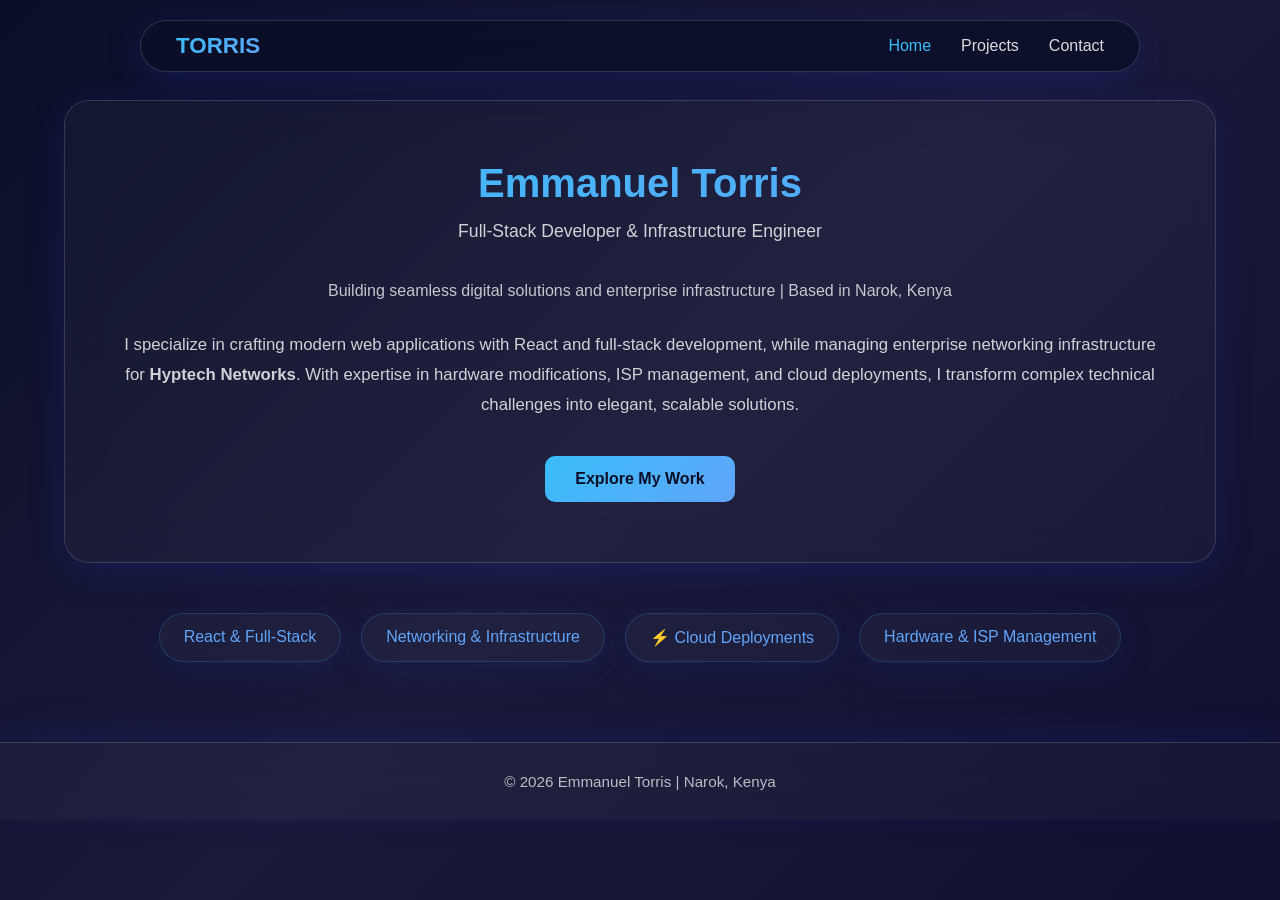
<file: index.html>
<!DOCTYPE html>
<html lang="en">
<head>
    <meta charset="UTF-8">
    <meta name="viewport" content="width=device-width, initial-scale=1.0">
    <title>Emmanuel Torris - Full-Stack Developer & Infrastructure Engineer</title>
    <link rel="stylesheet" href="style.css">
</head>
<body>
    <nav class="navbar">
        <div class="logo">TORRIS</div>
        <ul class="nav-links">
            <li><a href="index.html" style="color: #38bdf8;">Home</a></li>
            <li><a href="projects.html">Projects</a></li>
            <li><a href="contact.html">Contact</a></li>
        </ul>
    </nav>

    <div class="container">
        <h1>Emmanuel Torris</h1>
        <p>Full-Stack Developer & Infrastructure Engineer</p>
        <p style="font-size: 1rem; color: rgba(255, 255, 255, 0.75); margin-bottom: 30px;">Building seamless digital solutions and enterprise infrastructure | Based in Narok, Kenya</p>
        
        <p style="font-size: 1.05rem; line-height: 1.8; margin-bottom: 35px;">
            I specialize in crafting modern web applications with React and full-stack development, 
            while managing enterprise networking infrastructure for <strong>Hyptech Networks</strong>. 
            With expertise in hardware modifications, ISP management, and cloud deployments, 
            I transform complex technical challenges into elegant, scalable solutions.
        </p>

        <a href="projects.html" class="cta-button">Explore My Work</a>
    </div>

    <div class="skills-mini">
        <span>React & Full-Stack</span>
        <span>Networking & Infrastructure</span>
        <span>⚡ Cloud Deployments</span>
        <span>Hardware & ISP Management</span>
    </div>

    <div class="footer">
        <p>&copy; 2026 Emmanuel Torris | Narok, Kenya</p>
    </div>
</body>
</html>
</file>
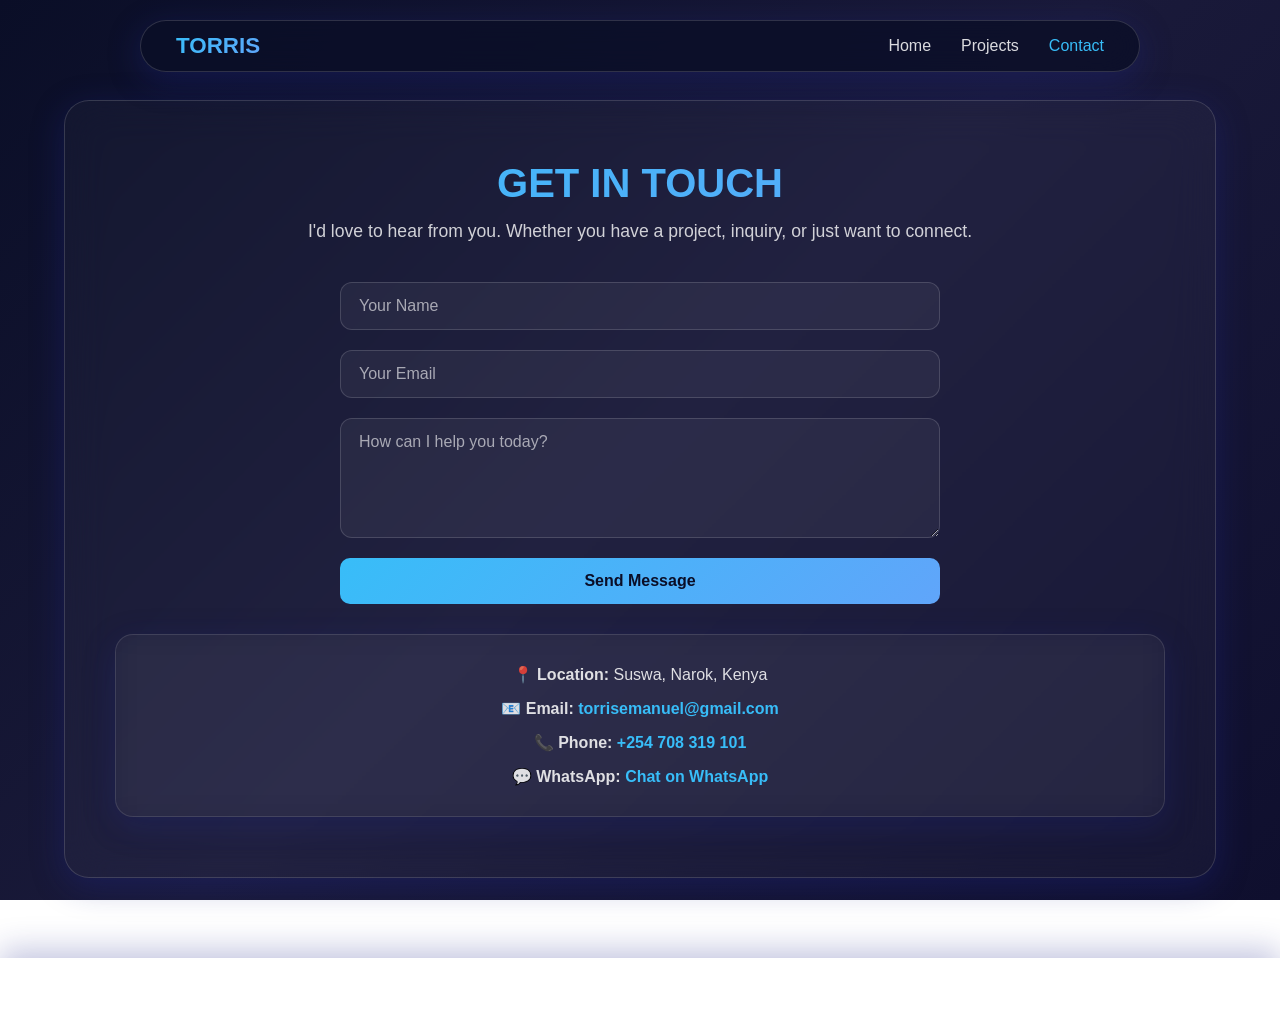
<file: contact.html>
<!DOCTYPE html>
<html lang="en">
<head>
    <meta charset="UTF-8">
    <title>Contact | Emmanuel Torris</title>
    <link rel="stylesheet" href="style.css">
</head>
<body>

    <nav class="navbar">
        <div class="logo">TORRIS</div>
        <ul class="nav-links">
            <li><a href="index.html">Home</a></li>
            <li><a href="projects.html">Projects</a></li>
            <li><a href="contact.html" style="color: #38bdf8;">Contact</a></li>
        </ul>
    </nav>

    <div class="container">
        <h1>GET IN TOUCH</h1>
        <p>I'd love to hear from you. Whether you have a project, inquiry, or just want to connect.</p>

        <form class="contact-form">
            <input type="text" placeholder="Your Name" required>
            <input type="email" placeholder="Your Email" required>
            <textarea placeholder="How can I help you today?" rows="5" required></textarea>
            <button type="submit" class="cta-button">Send Message</button>
        </form>

        <div class="interactive-contacts">
            
            <p>
                📍 <strong>Location:</strong> Suswa, Narok, Kenya
            </p>

            <p>
                📧 <strong>Email:</strong> 
                <a href="mailto:torrisemanuel@gmail.com">torrisemanuel@gmail.com</a>
            </p>

            <p>
                📞 <strong>Phone:</strong> 
                <a href="tel:+254708319101">+254 708 319 101</a>
            </p>

            <p>
                💬 <strong>WhatsApp:</strong> 
                <a href="https://wa.me/254708319101" target="_blank">Chat on WhatsApp</a>
            </p>

        </div>
    </div>

    <div class="footer">
        <p>&copy; 2026 Emmanuel Torris | Hyptech Networks & Jaluto General Shop</p>
    </div>

</body>
</html>
</file>
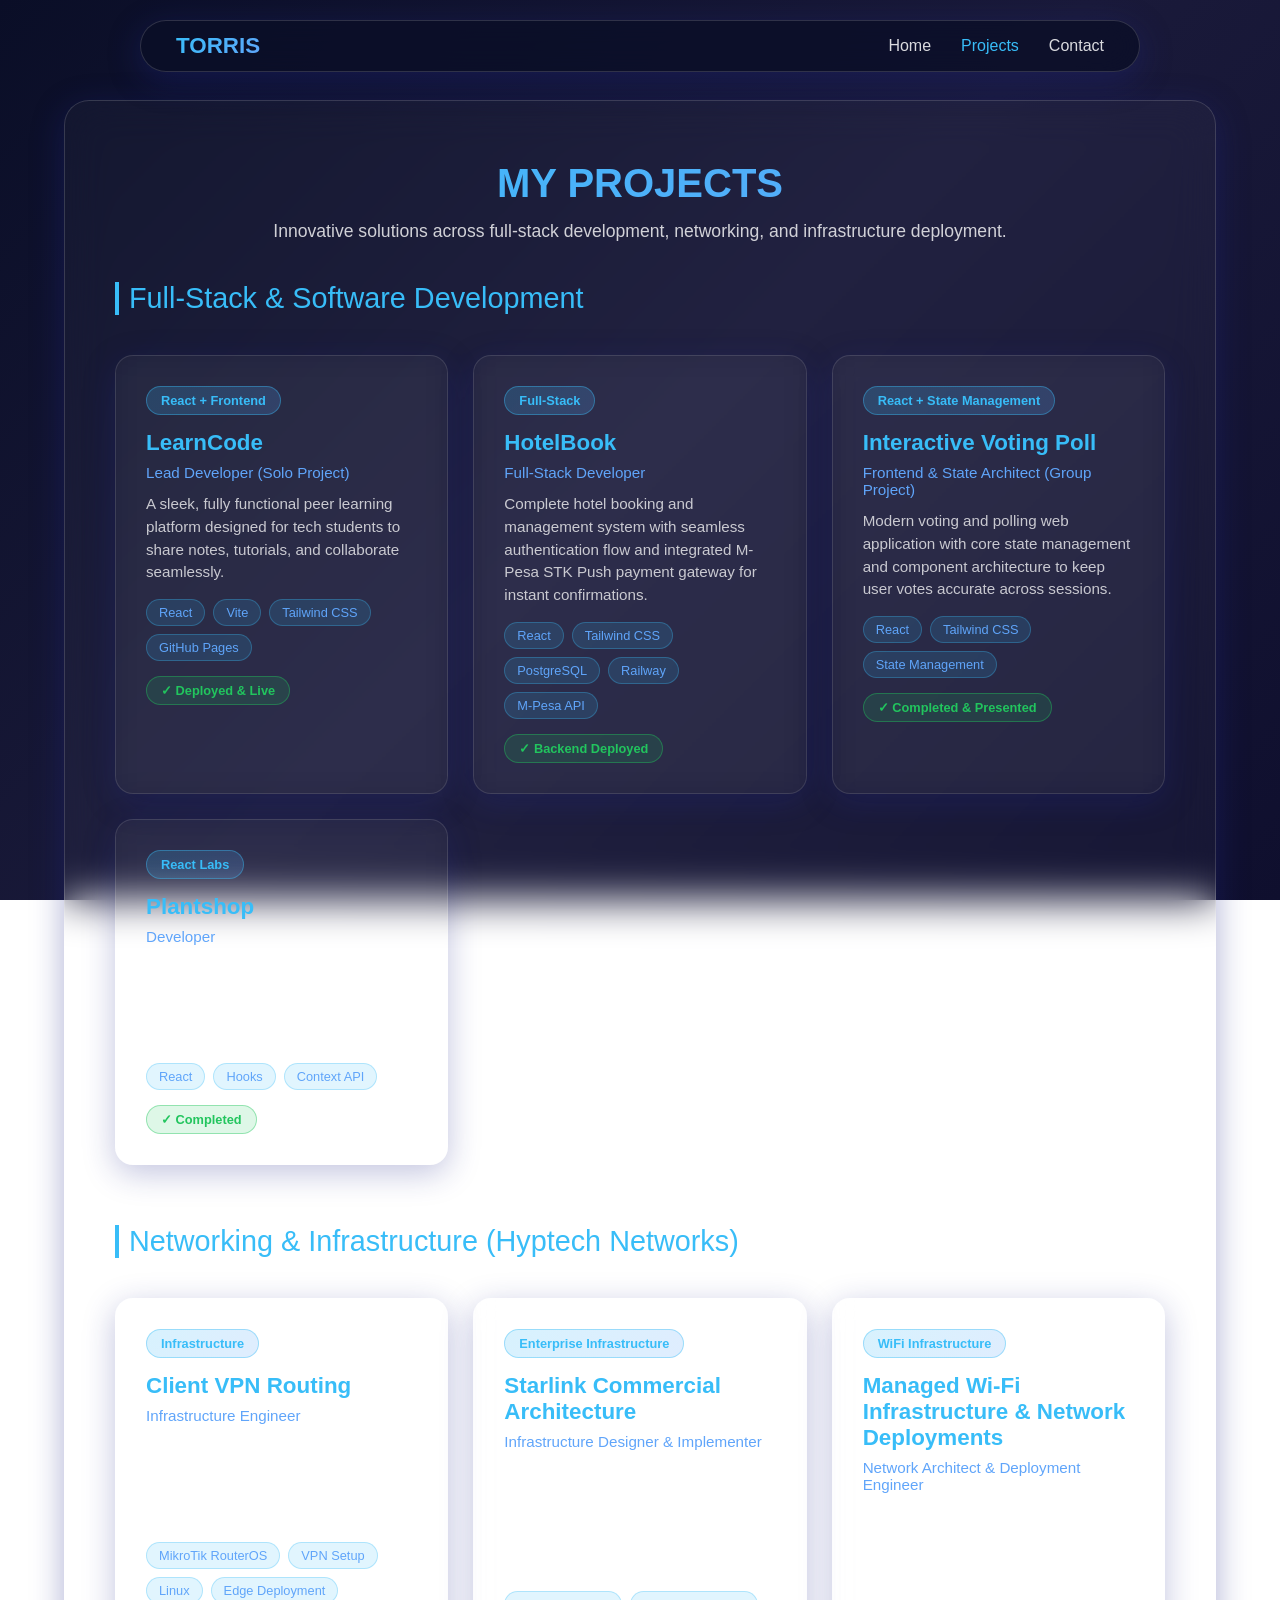
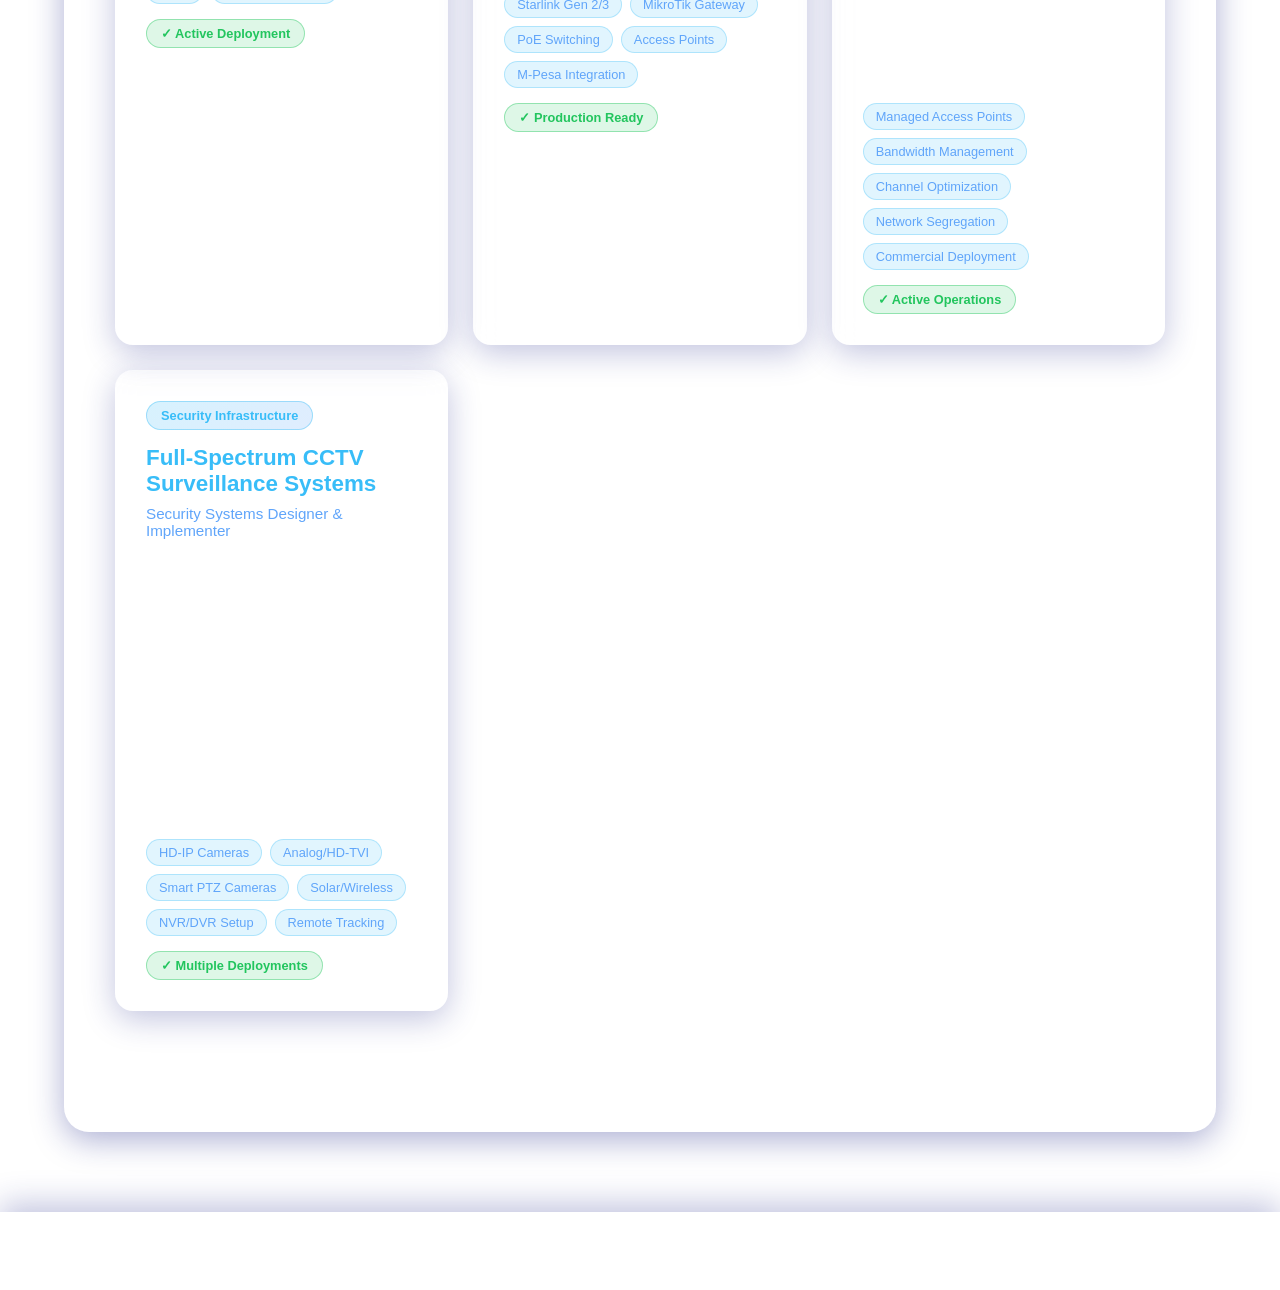
<file: projects.html>
<!DOCTYPE html>
<html lang="en">
<head>
    <meta charset="UTF-8">
    <meta name="viewport" content="width=device-width, initial-scale=1.0">
    <title>Projects | Emmanuel Torris</title>
    <link rel="stylesheet" href="style.css">
</head>
<body>

    <nav class="navbar">
        <div class="logo">TORRIS</div>
        <ul class="nav-links">
            <li><a href="index.html">Home</a></li>
            <li><a href="projects.html" class="active" style="color: #38bdf8;">Projects</a></li>
            <li><a href="contact.html">Contact</a></li>
        </ul>
    </nav>

    <div class="container">
        <h1>MY PROJECTS</h1>
        <p>Innovative solutions across full-stack development, networking, and infrastructure deployment.</p>
        
        <div class="category-section">
            <div class="category-title">Full-Stack & Software Development</div>
            <div class="projects-grid">
                
                <div class="project-card">
                    <div class="project-category">React + Frontend</div>
                    <h3>LearnCode</h3>
                    <div class="role">Lead Developer (Solo Project)</div>
                    <p>A sleek, fully functional peer learning platform designed for tech students to share notes, tutorials, and collaborate seamlessly.</p>
                    <div class="tech-stack">
                        <span class="tech-badge">React</span>
                        <span class="tech-badge">Vite</span>
                        <span class="tech-badge">Tailwind CSS</span>
                        <span class="tech-badge">GitHub Pages</span>
                    </div>
                    <div class="status-badge">✓ Deployed & Live</div>
                </div>

                <div class="project-card">
                    <div class="project-category">Full-Stack</div>
                    <h3>HotelBook</h3>
                    <div class="role">Full-Stack Developer</div>
                    <p>Complete hotel booking and management system with seamless authentication flow and integrated M-Pesa STK Push payment gateway for instant confirmations.</p>
                    <div class="tech-stack">
                        <span class="tech-badge">React</span>
                        <span class="tech-badge">Tailwind CSS</span>
                        <span class="tech-badge">PostgreSQL</span>
                        <span class="tech-badge">Railway</span>
                        <span class="tech-badge">M-Pesa API</span>
                    </div>
                    <div class="status-badge">✓ Backend Deployed</div>
                </div>

                <div class="project-card">
                    <div class="project-category">React + State Management</div>
                    <h3>Interactive Voting Poll</h3>
                    <div class="role">Frontend & State Architect (Group Project)</div>
                    <p>Modern voting and polling web application with core state management and component architecture to keep user votes accurate across sessions.</p>
                    <div class="tech-stack">
                        <span class="tech-badge">React</span>
                        <span class="tech-badge">Tailwind CSS</span>
                        <span class="tech-badge">State Management</span>
                    </div>
                    <div class="status-badge">✓ Completed & Presented</div>
                </div>

                <div class="project-card">
                    <div class="project-category">React Labs</div>
                    <h3>Plantshop</h3>
                    <div class="role">Developer</div>
                    <p>E-commerce lab assignment focused on mastering React hooks, managing local cart states, and building responsive UI layouts.</p>
                    <div class="tech-stack">
                        <span class="tech-badge">React</span>
                        <span class="tech-badge">Hooks</span>
                        <span class="tech-badge">Context API</span>
                    </div>
                    <div class="status-badge">✓ Completed</div>
                </div>

            </div>
        </div>

        <div class="category-section">
            <div class="category-title">Networking & Infrastructure (Hyptech Networks)</div>
            <div class="projects-grid">
                
                <div class="project-card">
                    <div class="project-category">Infrastructure</div>
                    <h3>Client VPN Routing</h3>
                    <div class="role">Infrastructure Engineer</div>
                    <p>Deploying secure, isolated virtual private networks on client edge routers to protect business data traffic and optimize local routing configurations.</p>
                    <div class="tech-stack">
                        <span class="tech-badge">MikroTik RouterOS</span>
                        <span class="tech-badge">VPN Setup</span>
                        <span class="tech-badge">Linux</span>
                        <span class="tech-badge">Edge Deployment</span>
                    </div>
                    <div class="status-badge">✓ Active Deployment</div>
                </div>

                <div class="project-card">
                    <div class="project-category">Enterprise Infrastructure</div>
                    <h3>Starlink Commercial Architecture</h3>
                    <div class="role">Infrastructure Designer & Implementer</div>
                    <p>Designing customized, high-capacity wireless architectures for recreational parks and hospitality environments with smart bandwidth capping, client isolation, and M-Pesa billing.</p>
                    <div class="tech-stack">
                        <span class="tech-badge">Starlink Gen 2/3</span>
                        <span class="tech-badge">MikroTik Gateway</span>
                        <span class="tech-badge">PoE Switching</span>
                        <span class="tech-badge">Access Points</span>
                        <span class="tech-badge">M-Pesa Integration</span>
                    </div>
                    <div class="status-badge">✓ Production Ready</div>
                </div>

                <div class="project-card">
                    <div class="project-category">WiFi Infrastructure</div>
                    <h3>Managed Wi-Fi Infrastructure & Network Deployments</h3>
                    <div class="role">Network Architect & Deployment Engineer</div>
                    <p>Expanding high-speed connectivity across the Narok region through end-to-end local Wi-Fi architecture. Specialized in deploying managed access points, configuring smart bandwidth allocation, optimizing channel interference, and establishing secure guest/private network segregation.</p>
                    <div class="tech-stack">
                        <span class="tech-badge">Managed Access Points</span>
                        <span class="tech-badge">Bandwidth Management</span>
                        <span class="tech-badge">Channel Optimization</span>
                        <span class="tech-badge">Network Segregation</span>
                        <span class="tech-badge">Commercial Deployment</span>
                    </div>
                    <div class="status-badge">✓ Active Operations</div>
                </div>

                <div class="project-card">
                    <div class="project-category">Security Infrastructure</div>
                    <h3>Full-Spectrum CCTV Surveillance Systems</h3>
                    <div class="role">Security Systems Designer & Implementer</div>
                    <p>Designing and deploying end-to-end security surveillance solutions across Narok. We handle all camera topologies, including High-Definition IP systems for crisp digital clarity, Analog/HD-TVI systems for reliable and cost-effective security over coaxial cabling, Smart PTZ (Pan-Tilt-Zoom) tracking cameras, and Off-grid Solar/Wireless cameras optimized for remote locations lacking stable power infrastructure.</p>
                    <div class="tech-stack">
                        <span class="tech-badge">HD-IP Cameras</span>
                        <span class="tech-badge">Analog/HD-TVI</span>
                        <span class="tech-badge">Smart PTZ Cameras</span>
                        <span class="tech-badge">Solar/Wireless</span>
                        <span class="tech-badge">NVR/DVR Setup</span>
                        <span class="tech-badge">Remote Tracking</span>
                    </div>
                    <div class="status-badge">✓ Multiple Deployments</div>
                </div>

            </div>
        </div>
    </div>

    <div class="footer">
        <p>&copy; 2026 Emmanuel Torris | Based in Narok, Kenya</p>
    </div>

</body>
</html>
</file>
<file: style.css>
/* Core Styling */
* {
    margin: 0;
    padding: 0;
    box-sizing: border-box;
}

body {
    background: linear-gradient(135deg, #0a0e27 0%, #1a1a3a 50%, #0f0f2e 100%);
    background-attachment: fixed;
    color: white;
    font-family: -apple-system, BlinkMacSystemFont, 'Segoe UI', 'Roboto', 'Oxygen', 'Ubuntu', 'Cantarell', sans-serif;
    display: flex;
    flex-direction: column;
    align-items: center;
    padding-top: 100px;
    min-height: 100vh;
    margin: 0;
}

/* The Glass Container */
.container {
    background: rgba(255, 255, 255, 0.03);
    backdrop-filter: blur(20px);
    -webkit-backdrop-filter: blur(20px);
    padding: 60px 50px;
    border-radius: 25px;
    border: 1px solid rgba(255, 255, 255, 0.15);
    max-width: 1200px;
    width: 90%;
    text-align: center;
    box-shadow: 0 8px 32px 0 rgba(31, 38, 135, 0.37);
}

.container h1 {
    font-size: 2.5rem;
    margin-bottom: 15px;
    background: linear-gradient(135deg, #38bdf8 0%, #60a5fa 100%);
    -webkit-background-clip: text;
    -webkit-text-fill-color: transparent;
    background-clip: text;
}

.container > p {
    font-size: 1.1rem;
    color: rgba(255, 255, 255, 0.8);
    margin-bottom: 40px;
}

/* Navbar Flexbox */
.navbar {
    position: fixed;
    top: 20px;
    display: flex;
    justify-content: space-between;
    align-items: center;
    background: rgba(10, 14, 39, 0.8);
    backdrop-filter: blur(20px);
    -webkit-backdrop-filter: blur(20px);
    border: 1px solid rgba(255, 255, 255, 0.15);
    padding: 12px 35px;
    border-radius: 50px;
    width: 90%;
    max-width: 1000px;
    z-index: 1000;
    box-shadow: 0 8px 32px 0 rgba(31, 38, 135, 0.37);
}

.navbar .logo {
    font-size: 1.4rem;
    font-weight: 700;
    background: linear-gradient(135deg, #38bdf8 0%, #60a5fa 100%);
    -webkit-background-clip: text;
    -webkit-text-fill-color: transparent;
    background-clip: text;
}

.nav-links {
    display: flex;
    list-style: none;
    gap: 30px;
}

.nav-links a {
    text-decoration: none;
    color: rgba(255, 255, 255, 0.85);
    font-weight: 500;
    transition: all 0.3s ease;
    position: relative;
}

.nav-links a:hover {
    color: #38bdf8;
}

.nav-links a::after {
    content: '';
    position: absolute;
    bottom: -5px;
    left: 0;
    width: 0;
    height: 2px;
    background: linear-gradient(135deg, #38bdf8 0%, #60a5fa 100%);
    transition: width 0.3s ease;
}

.nav-links a:hover::after {
    width: 100%;
}

/* Contact Form Flexbox */
.contact-form {
    display: flex;
    flex-direction: column;
    gap: 20px;
    margin-top: 30px;
    max-width: 600px;
    margin-left: auto;
    margin-right: auto;
}

.contact-form input, .contact-form textarea {
    background: rgba(255, 255, 255, 0.05);
    border: 1px solid rgba(255, 255, 255, 0.15);
    padding: 14px 18px;
    border-radius: 12px;
    color: white;
    outline: none;
    font-size: 1rem;
    font-family: inherit;
    transition: all 0.3s ease;
}

.contact-form input::placeholder,
.contact-form textarea::placeholder {
    color: rgba(255, 255, 255, 0.5);
}

.contact-form input:focus,
.contact-form textarea:focus {
    background: rgba(255, 255, 255, 0.08);
    border-color: rgba(56, 189, 248, 0.4);
    box-shadow: 0 0 20px rgba(56, 189, 248, 0.2);
}

.cta-button {
    background: linear-gradient(135deg, #38bdf8 0%, #60a5fa 100%);
    color: #0a0e27;
    padding: 14px 30px;
    border-radius: 10px;
    text-decoration: none;
    font-weight: 600;
    border: none;
    cursor: pointer;
    transition: all 0.3s ease;
    display: inline-block;
    font-size: 1rem;
}

.cta-button:hover {
    transform: translateY(-3px);
    box-shadow: 0 10px 30px 0 rgba(56, 189, 248, 0.4);
}

/* Skills Mini Section */
.skills-mini {
    display: flex;
    justify-content: center;
    gap: 20px;
    margin-top: 50px;
    flex-wrap: wrap;
    width: 90%;
    max-width: 1000px;
}

.skills-mini span {
    background: rgba(255, 255, 255, 0.03);
    backdrop-filter: blur(15px);
    -webkit-backdrop-filter: blur(15px);
    border: 1px solid rgba(56, 189, 248, 0.2);
    color: #60a5fa;
    padding: 14px 24px;
    border-radius: 25px;
    box-shadow: 0 8px 32px 0 rgba(31, 38, 135, 0.27);
    font-weight: 500;
    transition: all 0.3s ease;
}

.skills-mini span:hover {
    background: rgba(56, 189, 248, 0.1);
    border-color: rgba(56, 189, 248, 0.4);
    transform: translateY(-3px);
}

/* Footer */
.footer {
    background: rgba(255, 255, 255, 0.03);
    backdrop-filter: blur(15px);
    -webkit-backdrop-filter: blur(15px);
    border-top: 1px solid rgba(255, 255, 255, 0.15);
    margin-top: 80px;
    padding: 30px 20px;
    width: 100%;
    text-align: center;
    box-shadow: 0 -8px 32px 0 rgba(31, 38, 135, 0.27);
    color: rgba(255, 255, 255, 0.7);
}

.footer p {
    font-size: 0.95rem;
}

/* Project Category */
.project-category {
    display: inline-block;
    background: linear-gradient(135deg, rgba(56, 189, 248, 0.2), rgba(96, 165, 250, 0.2));
    border: 1px solid rgba(56, 189, 248, 0.4);
    color: #38bdf8;
    padding: 6px 14px;
    border-radius: 20px;
    font-size: 0.8rem;
    font-weight: 600;
    margin-bottom: 15px;
}

/* Project Card Glass Morphism */
.project-card {
    background: rgba(255, 255, 255, 0.03) !important;
    backdrop-filter: blur(15px) !important;
    -webkit-backdrop-filter: blur(15px) !important;
    border: 1px solid rgba(255, 255, 255, 0.12) !important;
    padding: 30px !important;
    border-radius: 18px !important;
    box-shadow: 0 8px 32px 0 rgba(31, 38, 135, 0.27) !important;
    transition: all 0.3s ease !important;
    text-align: left !important;
    position: relative !important;
    overflow: hidden !important;
}

.project-card::before {
    content: '';
    position: absolute;
    top: 0;
    left: -100%;
    width: 100%;
    height: 100%;
    background: linear-gradient(90deg, transparent, rgba(56, 189, 248, 0.1), transparent);
    transition: left 0.5s ease;
}

.project-card:hover {
    background: rgba(255, 255, 255, 0.08) !important;
    border-color: rgba(56, 189, 248, 0.4) !important;
    transform: translateY(-8px) !important;
    box-shadow: 0 12px 48px 0 rgba(56, 189, 248, 0.3) !important;
}

.project-card:hover::before {
    left: 100%;
}

.project-card h3 {
    font-size: 1.4rem;
    margin-bottom: 8px;
    color: #38bdf8;
}

.project-card .role {
    font-size: 0.95rem;
    color: #60a5fa;
    margin-bottom: 12px;
    font-weight: 500;
}

.project-card p {
    font-size: 0.95rem;
    color: rgba(255, 255, 255, 0.75);
    margin-bottom: 15px;
    line-height: 1.5;
}

.tech-stack {
    display: flex;
    flex-wrap: wrap;
    gap: 8px;
    margin: 15px 0;
}

.tech-badge {
    background: rgba(56, 189, 248, 0.15);
    border: 1px solid rgba(56, 189, 248, 0.3);
    color: #60a5fa;
    padding: 5px 12px;
    border-radius: 15px;
    font-size: 0.8rem;
    font-weight: 500;
}

.status-badge {
    display: inline-block;
    background: rgba(34, 197, 94, 0.15);
    border: 1px solid rgba(34, 197, 94, 0.4);
    color: #22c55e;
    padding: 6px 14px;
    border-radius: 20px;
    font-size: 0.8rem;
    font-weight: 600;
}

/* Interactive Contacts Section */
.interactive-contacts {
    background: rgba(255, 255, 255, 0.03);
    backdrop-filter: blur(15px);
    -webkit-backdrop-filter: blur(15px);
    border: 1px solid rgba(255, 255, 255, 0.12);
    padding: 30px;
    border-radius: 18px;
    box-shadow: 0 8px 32px 0 rgba(31, 38, 135, 0.27);
    margin-top: 30px;
    display: flex;
    flex-direction: column;
    gap: 15px;
}

.interactive-contacts p {
    font-size: 1rem;
    color: rgba(255, 255, 255, 0.85);
}

.interactive-contacts a {
    color: #38bdf8;
    text-decoration: none;
    font-weight: 600;
    transition: all 0.3s ease;
}

.interactive-contacts a:hover {
    color: #60a5fa;
    text-decoration: underline;
}

/* Form placeholder styling */
.contact-form input::placeholder,
.contact-form textarea::placeholder {
    color: rgba(255, 255, 255, 0.6);
}

/* Projects Grid */
.projects-grid {
    display: grid;
    grid-template-columns: repeat(auto-fit, minmax(320px, 1fr));
    gap: 25px;
    margin-top: 40px;
}

/* Project Category Section */
.category-section {
    margin-bottom: 60px;
}

.category-title {
    font-size: 1.8rem;
    margin: 40px 0 30px 0;
    color: #38bdf8;
    text-align: left;
    padding-left: 10px;
    border-left: 4px solid #38bdf8;
}

/* Responsive Design */
@media (max-width: 768px) {
    body {
        padding-top: 80px;
    }

    .navbar {
        width: 95%;
        padding: 10px 25px;
    }

    .nav-links {
        gap: 15px;
    }

    .nav-links a {
        font-size: 0.9rem;
    }

    .container {
        width: 95%;
        padding: 40px 30px;
        border-radius: 20px;
    }

    .container h1 {
        font-size: 2rem;
    }

    .container > p {
        font-size: 1rem;
    }

    .projects-grid {
        grid-template-columns: 1fr;
    }

    .category-title {
        font-size: 1.5rem;
        margin: 30px 0 20px 0;
    }

    .project-card {
        padding: 20px !important;
    }

    .skills-mini {
        width: 95%;
    }

    .cta-button {
        padding: 12px 24px;
        font-size: 0.95rem;
    }
}

@media (max-width: 480px) {
    .navbar {
        top: 15px;
        width: 98%;
        padding: 8px 20px;
        max-width: none;
    }

    .navbar .logo {
        font-size: 1.2rem;
    }

    .nav-links {
        gap: 10px;
    }

    .nav-links a {
        font-size: 0.85rem;
    }

    body {
        padding-top: 70px;
    }

    .container {
        width: 98%;
        padding: 30px 20px;
        max-width: none;
    }

    .container h1 {
        font-size: 1.6rem;
    }

    .container > p {
        font-size: 0.95rem;
    }

    .contact-form {
        max-width: 100%;
    }

    .tech-stack {
        gap: 6px;
    }

    .tech-badge {
        font-size: 0.75rem;
        padding: 4px 10px;
    }

    .project-card {
        padding: 15px !important;
    }

    .project-card h3 {
        font-size: 1.2rem;
    }

    .category-title {
        font-size: 1.3rem;
    }

    .skills-mini {
        width: 98%;
        gap: 12px;
    }

    .skills-mini span {
        padding: 10px 18px;
        font-size: 0.9rem;
    }
}
</file>
